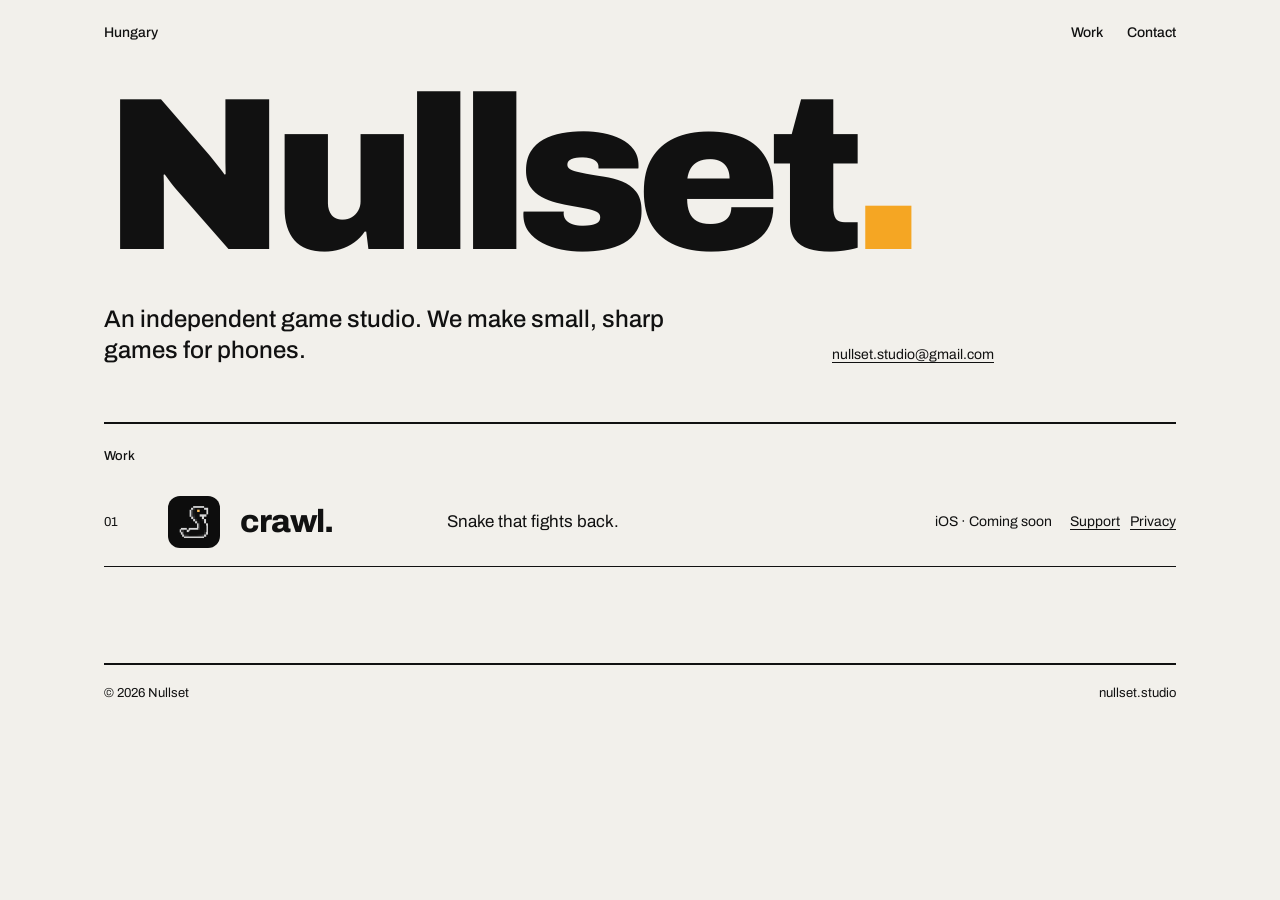
<file: index.html>
<!DOCTYPE html>
<html lang="en">
<head>
<meta charset="utf-8">
<meta name="viewport" content="width=device-width, initial-scale=1, viewport-fit=cover">
<title>Nullset</title>
<meta name="description" content="Nullset is an independent game studio from Hungary. We make small, sharp games for phones.">
<meta name="theme-color" content="#F2F0EB">
<meta property="og:title" content="Nullset">
<meta property="og:description" content="An independent game studio. Small, sharp games for phones.">
<link rel="icon" href="/favicon.svg" type="image/svg+xml">
<link rel="preconnect" href="https://fonts.googleapis.com">
<link rel="preconnect" href="https://fonts.gstatic.com" crossorigin>
<link href="https://fonts.googleapis.com/css2?family=Archivo:wght@400;500;800;900&display=swap" rel="stylesheet">
<link rel="stylesheet" href="/style.css">
</head>
<body>
<div class="wrap">
  <header class="top">
    <span>Hungary</span>
    <nav><a href="#work">Work</a><a href="mailto:nullset.studio@gmail.com">Contact</a></nav>
  </header>

  <h1 class="wordmark">Nullset<span class="dot">.</span></h1>

  <section class="intro">
    <p>An independent game studio. We make small, sharp games for phones.</p>
    <div class="side"><a href="mailto:nullset.studio@gmail.com">nullset.studio@gmail.com</a></div>
  </section>

  <main id="work">
    <p class="label">Work</p>
    <table class="work">
      <tr>
        <td class="n">01</td>
        <td class="icon"><img src="/img/crawl-icon.png" alt="crawl. app icon" width="52" height="52"></td>
        <td class="name">crawl.</td>
        <td class="desc">Snake that fights back.</td>
        <td class="r"><span>iOS · Coming soon</span><a href="/support/">Support</a><a href="/privacy/">Privacy</a></td>
      </tr>
    </table>
  </main>

  <footer class="foot"><span>© 2026 Nullset</span><span>nullset.studio</span></footer>
</div>
</body>
</html>
</file>
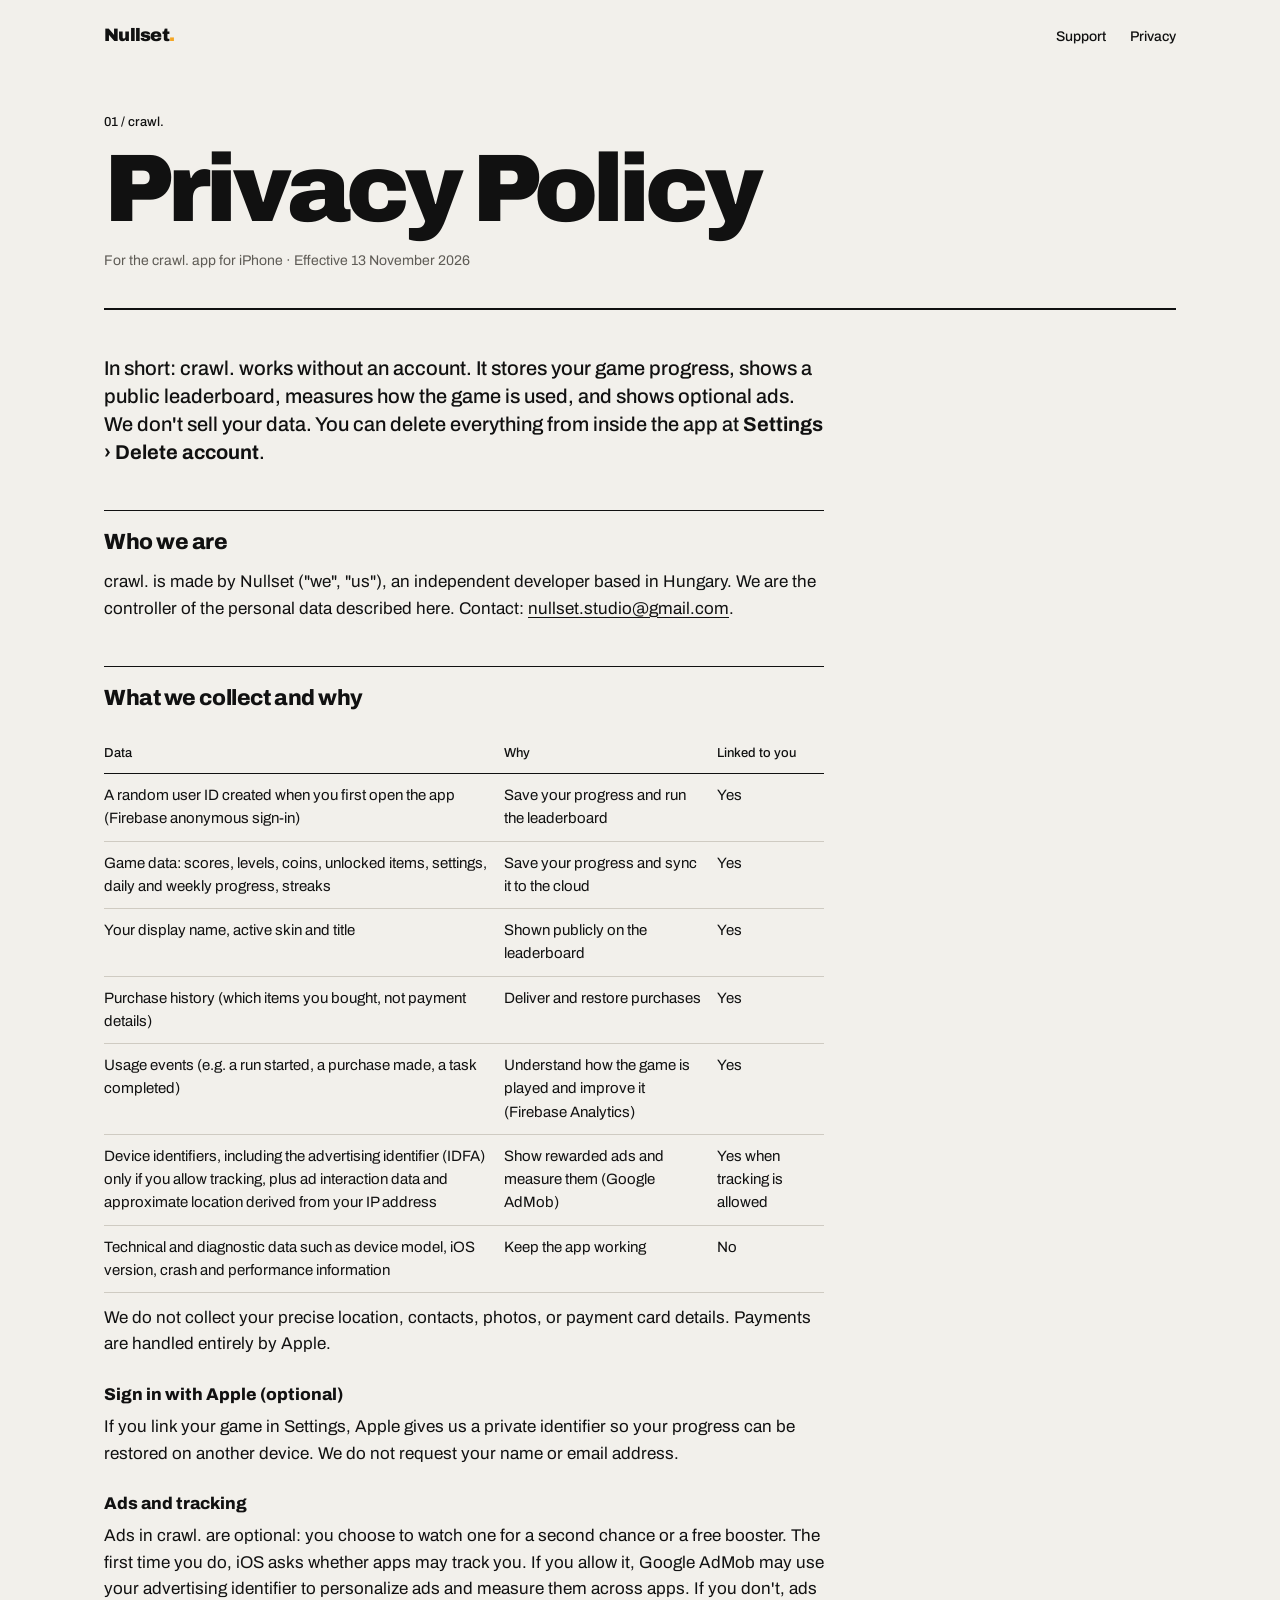
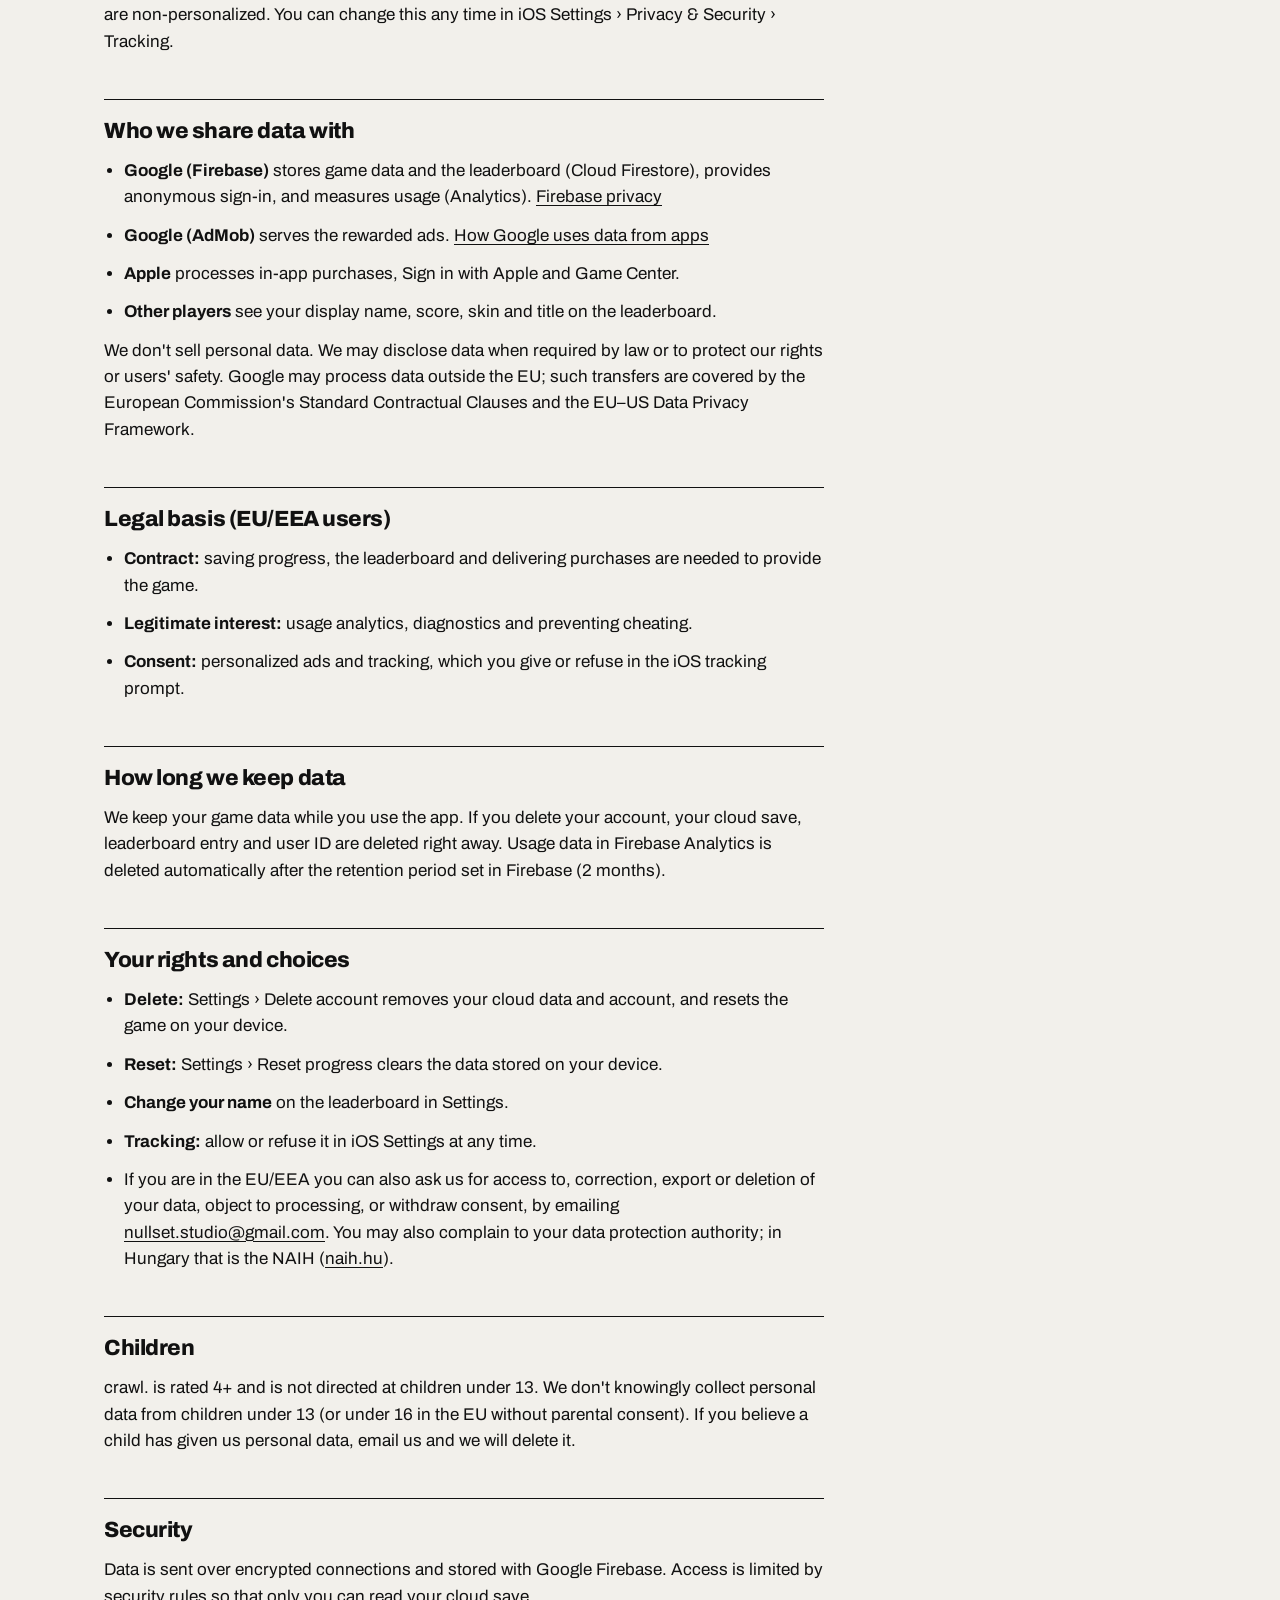
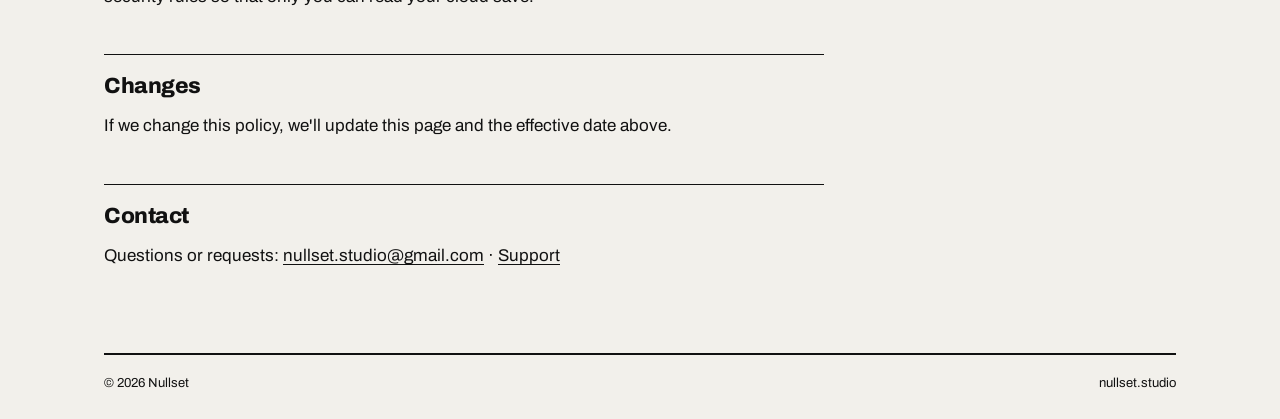
<file: privacy/index.html>
<!DOCTYPE html>
<html lang="en">
<head>
<meta charset="utf-8">
<meta name="viewport" content="width=device-width, initial-scale=1, viewport-fit=cover">
<title>crawl. Privacy Policy</title>
<meta name="description" content="How crawl., the snake game by Nullset, collects and uses data.">
<meta name="theme-color" content="#F2F0EB">
<link rel="icon" href="/favicon.svg" type="image/svg+xml">
<link rel="preconnect" href="https://fonts.googleapis.com">
<link rel="preconnect" href="https://fonts.gstatic.com" crossorigin>
<link href="https://fonts.googleapis.com/css2?family=Archivo:wght@400;500;800;900&display=swap" rel="stylesheet">
<link rel="stylesheet" href="/style.css">
</head>
<body>
<div class="wrap">
  <header class="top">
    <a class="mark" href="/">Nullset<i>.</i></a>
    <nav><a href="/support/">Support</a><a href="/privacy/">Privacy</a></nav>
  </header>

  <div class="page-head">
    <p class="kicker">01 / crawl.</p>
    <h1>Privacy Policy</h1>
    <p class="meta">For the crawl. app for iPhone · Effective 13 November 2026</p>
  </div>

  <main class="doc">
  <p class="lede">In short: crawl. works without an account. It stores your game progress, shows a public leaderboard, measures how the game is used, and shows optional ads. We don't sell your data. You can delete everything from inside the app at <b>Settings › Delete account</b>.</p>

  <h2>Who we are</h2>
  <p>crawl. is made by Nullset ("we", "us"), an independent developer based in Hungary. We are the controller of the personal data described here. Contact: <a href="mailto:nullset.studio@gmail.com">nullset.studio@gmail.com</a>.</p>

  <h2>What we collect and why</h2>
  <div class="tablewrap">
  <table>
    <tr><th>Data</th><th>Why</th><th>Linked to you</th></tr>
    <tr><td>A random user ID created when you first open the app (Firebase anonymous sign-in)</td><td>Save your progress and run the leaderboard</td><td>Yes</td></tr>
    <tr><td>Game data: scores, levels, coins, unlocked items, settings, daily and weekly progress, streaks</td><td>Save your progress and sync it to the cloud</td><td>Yes</td></tr>
    <tr><td>Your display name, active skin and title</td><td>Shown publicly on the leaderboard</td><td>Yes</td></tr>
    <tr><td>Purchase history (which items you bought, not payment details)</td><td>Deliver and restore purchases</td><td>Yes</td></tr>
    <tr><td>Usage events (e.g. a run started, a purchase made, a task completed)</td><td>Understand how the game is played and improve it (Firebase Analytics)</td><td>Yes</td></tr>
    <tr><td>Device identifiers, including the advertising identifier (IDFA) only if you allow tracking, plus ad interaction data and approximate location derived from your IP address</td><td>Show rewarded ads and measure them (Google AdMob)</td><td>Yes when tracking is allowed</td></tr>
    <tr><td>Technical and diagnostic data such as device model, iOS version, crash and performance information</td><td>Keep the app working</td><td>No</td></tr>
  </table>
  </div>
  <p>We do not collect your precise location, contacts, photos, or payment card details. Payments are handled entirely by Apple.</p>

  <h3>Sign in with Apple (optional)</h3>
  <p>If you link your game in Settings, Apple gives us a private identifier so your progress can be restored on another device. We do not request your name or email address.</p>

  <h3>Ads and tracking</h3>
  <p>Ads in crawl. are optional: you choose to watch one for a second chance or a free booster. The first time you do, iOS asks whether apps may track you. If you allow it, Google AdMob may use your advertising identifier to personalize ads and measure them across apps. If you don't, ads are non-personalized. You can change this any time in iOS Settings › Privacy & Security › Tracking.</p>

  <h2>Who we share data with</h2>
  <ul>
    <li><b>Google (Firebase)</b> stores game data and the leaderboard (Cloud Firestore), provides anonymous sign-in, and measures usage (Analytics). <a href="https://firebase.google.com/support/privacy" target="_blank" rel="noopener">Firebase privacy</a></li>
    <li><b>Google (AdMob)</b> serves the rewarded ads. <a href="https://policies.google.com/technologies/partner-sites" target="_blank" rel="noopener">How Google uses data from apps</a></li>
    <li><b>Apple</b> processes in-app purchases, Sign in with Apple and Game Center.</li>
    <li><b>Other players</b> see your display name, score, skin and title on the leaderboard.</li>
  </ul>
  <p>We don't sell personal data. We may disclose data when required by law or to protect our rights or users' safety. Google may process data outside the EU; such transfers are covered by the European Commission's Standard Contractual Clauses and the EU–US Data Privacy Framework.</p>

  <h2>Legal basis (EU/EEA users)</h2>
  <ul>
    <li><b>Contract:</b> saving progress, the leaderboard and delivering purchases are needed to provide the game.</li>
    <li><b>Legitimate interest:</b> usage analytics, diagnostics and preventing cheating.</li>
    <li><b>Consent:</b> personalized ads and tracking, which you give or refuse in the iOS tracking prompt.</li>
  </ul>

  <h2>How long we keep data</h2>
  <p>We keep your game data while you use the app. If you delete your account, your cloud save, leaderboard entry and user ID are deleted right away. Usage data in Firebase Analytics is deleted automatically after the retention period set in Firebase (2 months).</p>

  <h2>Your rights and choices</h2>
  <ul>
    <li><b>Delete:</b> Settings › Delete account removes your cloud data and account, and resets the game on your device.</li>
    <li><b>Reset:</b> Settings › Reset progress clears the data stored on your device.</li>
    <li><b>Change your name</b> on the leaderboard in Settings.</li>
    <li><b>Tracking:</b> allow or refuse it in iOS Settings at any time.</li>
    <li>If you are in the EU/EEA you can also ask us for access to, correction, export or deletion of your data, object to processing, or withdraw consent, by emailing <a href="mailto:nullset.studio@gmail.com">nullset.studio@gmail.com</a>. You may also complain to your data protection authority; in Hungary that is the NAIH (<a href="https://naih.hu" target="_blank" rel="noopener">naih.hu</a>).</li>
  </ul>

  <h2>Children</h2>
  <p>crawl. is rated 4+ and is not directed at children under 13. We don't knowingly collect personal data from children under 13 (or under 16 in the EU without parental consent). If you believe a child has given us personal data, email us and we will delete it.</p>

  <h2>Security</h2>
  <p>Data is sent over encrypted connections and stored with Google Firebase. Access is limited by security rules so that only you can read your cloud save.</p>

  <h2>Changes</h2>
  <p>If we change this policy, we'll update this page and the effective date above.</p>

  <h2>Contact</h2>
  <p>Questions or requests: <a href="mailto:nullset.studio@gmail.com">nullset.studio@gmail.com</a> · <a href="/support/">Support</a></p>

  </main>

  <footer class="foot"><span>© 2026 Nullset</span><span>nullset.studio</span></footer>
</div>
</body>
</html>
</file>
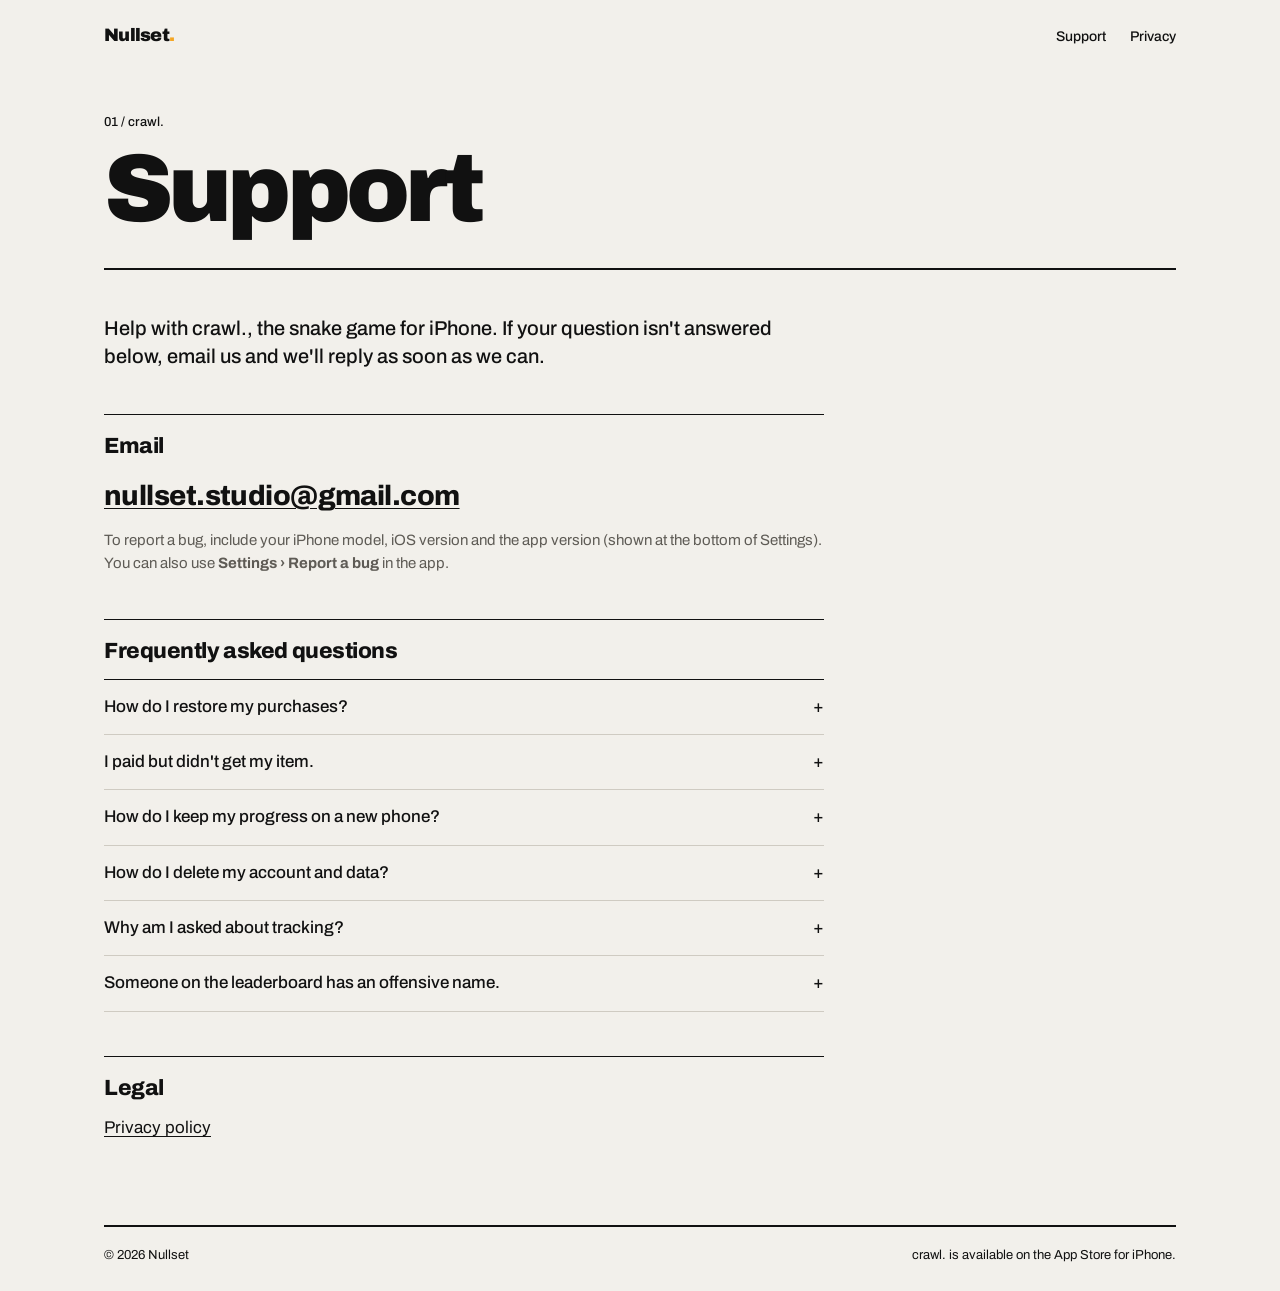
<file: support/index.html>
<!DOCTYPE html>
<html lang="en">
<head>
<meta charset="utf-8">
<meta name="viewport" content="width=device-width, initial-scale=1, viewport-fit=cover">
<title>crawl. Support</title>
<meta name="description" content="Help and contact for crawl., the snake game by Nullset.">
<meta name="theme-color" content="#F2F0EB">
<link rel="icon" href="/favicon.svg" type="image/svg+xml">
<link rel="preconnect" href="https://fonts.googleapis.com">
<link rel="preconnect" href="https://fonts.gstatic.com" crossorigin>
<link href="https://fonts.googleapis.com/css2?family=Archivo:wght@400;500;800;900&display=swap" rel="stylesheet">
<link rel="stylesheet" href="/style.css">
</head>
<body>
<div class="wrap">
  <header class="top">
    <a class="mark" href="/">Nullset<i>.</i></a>
    <nav><a href="/support/">Support</a><a href="/privacy/">Privacy</a></nav>
  </header>

  <div class="page-head">
    <p class="kicker">01 / crawl.</p>
    <h1>Support</h1>
  </div>

  <main class="doc">
    <p class="lede">Help with crawl., the snake game for iPhone. If your question isn't answered below, email us and we'll reply as soon as we can.</p>

    <h2>Email</h2>
    <p><a class="email" href="mailto:nullset.studio@gmail.com">nullset.studio@gmail.com</a></p>
    <p class="note">To report a bug, include your iPhone model, iOS version and the app version (shown at the bottom of Settings). You can also use <b>Settings › Report a bug</b> in the app.</p>

    <h2>Frequently asked questions</h2>

    <details>
      <summary>How do I restore my purchases?</summary>
      <p>Open <b>Settings › Restore purchases</b> while signed in with the same Apple ID you bought with. Skins and titles come back. Consumables such as power-up packs and continue tokens are used up when spent and can't be restored.</p>
    </details>

    <details>
      <summary>I paid but didn't get my item.</summary>
      <p>Close and reopen the app while online. Any purchase the App Store hasn't finished delivering is processed automatically on launch. If it still hasn't arrived, email us with the date of purchase; the receipt from Apple helps.</p>
    </details>

    <details>
      <summary>How do I keep my progress on a new phone?</summary>
      <p>Go to <b>Settings</b> and link your game with Sign in with Apple. Your progress is then saved to the cloud and restored when you sign in on another device.</p>
    </details>

    <details>
      <summary>How do I delete my account and data?</summary>
      <p>Open <b>Settings › Delete account</b>. This permanently deletes your cloud save, your leaderboard entry and your account, and resets the game on that device. Purchases stay tied to your Apple ID. You can also email us to request deletion.</p>
    </details>

    <details>
      <summary>Why am I asked about tracking?</summary>
      <p>The game shows optional rewarded ads, which you choose to watch for a second chance or a free booster. The first time you choose to watch one, iOS asks whether ads may be personalized. Saying no only means the ads won't be personalized.</p>
    </details>

    <details>
      <summary>Someone on the leaderboard has an offensive name.</summary>
      <p>Email us the name and which leaderboard (global or weekly) and we'll remove it.</p>
    </details>

    <h2>Legal</h2>
    <p><a href="/privacy/">Privacy policy</a></p>
  </main>

  <footer class="foot"><span>© 2026 Nullset</span><span>crawl. is available on the App Store for iPhone.</span></footer>
</div>
</body>
</html>
</file>
<file: style.css>
:root {
  --paper: #F2F0EB;
  --ink: #111111;
  --muted: #5E5B55;
  --rule: #111111;
  --hair: #CFCBC2;
  --amber: #F5A623;
  color-scheme: light;
}
* { box-sizing: border-box; }
html, body { margin: 0; }
body {
  background: var(--paper);
  color: var(--ink);
  font-family: Archivo, "Helvetica Neue", Helvetica, Arial, sans-serif;
  font-size: 17px;
  line-height: 1.55;
  -webkit-font-smoothing: antialiased;
}
img { display: block; }
a { color: var(--ink); text-underline-offset: 3px; text-decoration-thickness: 1px; }
a:hover { text-decoration-thickness: 2px; }
.wrap { max-width: 1120px; margin: 0 auto; padding: 0 max(24px, env(safe-area-inset-left)) 0 max(24px, env(safe-area-inset-right)); }

/* top bar */
.top { display: flex; justify-content: space-between; align-items: baseline; padding: 22px 0; font-size: 14px; font-weight: 500; }
.top nav { display: flex; gap: 24px; }
.top a { text-decoration: none; }
.top a:hover { text-decoration: underline; }
.mark { font-weight: 900; letter-spacing: -.04em; font-size: 18px; text-decoration: none; }
.mark i, .dot { font-style: normal; color: var(--amber); }

/* landing */
.wordmark { margin: 24px 0 0; font-weight: 900; font-size: clamp(72px, 17vw, 236px); line-height: .8; letter-spacing: -.06em; }
.intro { display: grid; grid-template-columns: repeat(12, 1fr); gap: 20px; padding: 40px 0 56px; border-bottom: 2px solid var(--rule); }
.intro p { margin: 0; font-size: clamp(20px, 2.2vw, 24px); line-height: 1.3; font-weight: 500; grid-column: 1 / 8; }
.intro .side { grid-column: 9 / 13; align-self: end; font-size: 14px; }
.label { font-size: 13px; font-weight: 500; margin: 22px 0 0; }
.work { width: 100%; border-collapse: collapse; margin: 12px 0 96px; }
.work td { padding: 18px 0; border-bottom: 1px solid var(--rule); vertical-align: middle; }
.work .n { width: 64px; font-size: 13px; }
.work .icon { width: 72px; }
.work .icon img { width: 52px; height: 52px; border-radius: 12px; }
.work .name { font-weight: 800; font-size: clamp(24px, 3vw, 32px); letter-spacing: -.03em; white-space: nowrap; padding-right: 24px; }
.work .desc { font-size: 17px; }
.work .r { text-align: right; font-size: 14px; white-space: nowrap; }
.work .r span { margin-right: 18px; }
.work .r a + a { margin-left: 10px; }

/* inner pages */
.page-head { padding: 40px 0 36px; border-bottom: 2px solid var(--rule); }
.page-head .kicker { font-size: 13px; font-weight: 500; margin: 0 0 14px; }
.page-head h1 { margin: 0; font-weight: 900; font-size: clamp(44px, 8vw, 96px); line-height: .9; letter-spacing: -.05em; }
.page-head .meta { margin: 18px 0 0; color: var(--muted); font-size: 14px; }
.doc { max-width: 720px; padding: 8px 0 72px; }
.doc h2 { font-size: 22px; font-weight: 800; letter-spacing: -.02em; margin: 44px 0 10px; padding-top: 14px; border-top: 1px solid var(--rule); }
.doc h3 { font-size: 17px; font-weight: 800; margin: 24px 0 6px; }
.doc p, .doc li { margin: 0 0 12px; }
.doc ul { padding-left: 20px; margin: 0 0 12px; }
.doc .lede { font-size: 20px; line-height: 1.4; font-weight: 500; margin: 36px 0 0; }
.doc .note { color: var(--muted); font-size: 15px; }
.doc table { width: 100%; border-collapse: collapse; font-size: 15px; margin: 8px 0 12px; }
.doc th, .doc td { text-align: left; padding: 10px 14px 10px 0; border-bottom: 1px solid var(--hair); vertical-align: top; }
.doc th { font-size: 13px; font-weight: 500; border-bottom: 1px solid var(--rule); }
.tablewrap { overflow-x: auto; }
.email { display: inline-block; font-weight: 800; font-size: clamp(20px, 3vw, 28px); letter-spacing: -.02em; word-break: break-all; }
details { border-bottom: 1px solid var(--hair); padding: 14px 0; }
details:first-of-type { border-top: 1px solid var(--rule); }
summary { cursor: pointer; font-weight: 500; list-style: none; display: flex; justify-content: space-between; gap: 16px; }
summary::-webkit-details-marker { display: none; }
summary::after { content: "+"; font-weight: 500; }
details[open] summary::after { content: "–"; }
details p { margin: 10px 0 2px; color: var(--muted); }

footer.foot { display: flex; justify-content: space-between; gap: 16px; flex-wrap: wrap; padding: 18px 0 max(26px, env(safe-area-inset-bottom)); border-top: 2px solid var(--rule); font-size: 13px; }

@media (max-width: 760px) {
  .intro { display: block; }
  .intro .side { margin-top: 18px; }
  .top nav { gap: 16px; }
  .work, .work tbody, .work tr { display: block; }
  .work tr { display: grid; grid-template-columns: 52px 1fr; gap: 4px 16px; padding: 18px 0; border-bottom: 1px solid var(--rule); }
  .work td { display: block; padding: 0; border: 0; }
  .work .n { display: none; }
  .work .icon { grid-row: 1 / 4; width: auto; }
  .work .r { text-align: left; }
}
</file>
